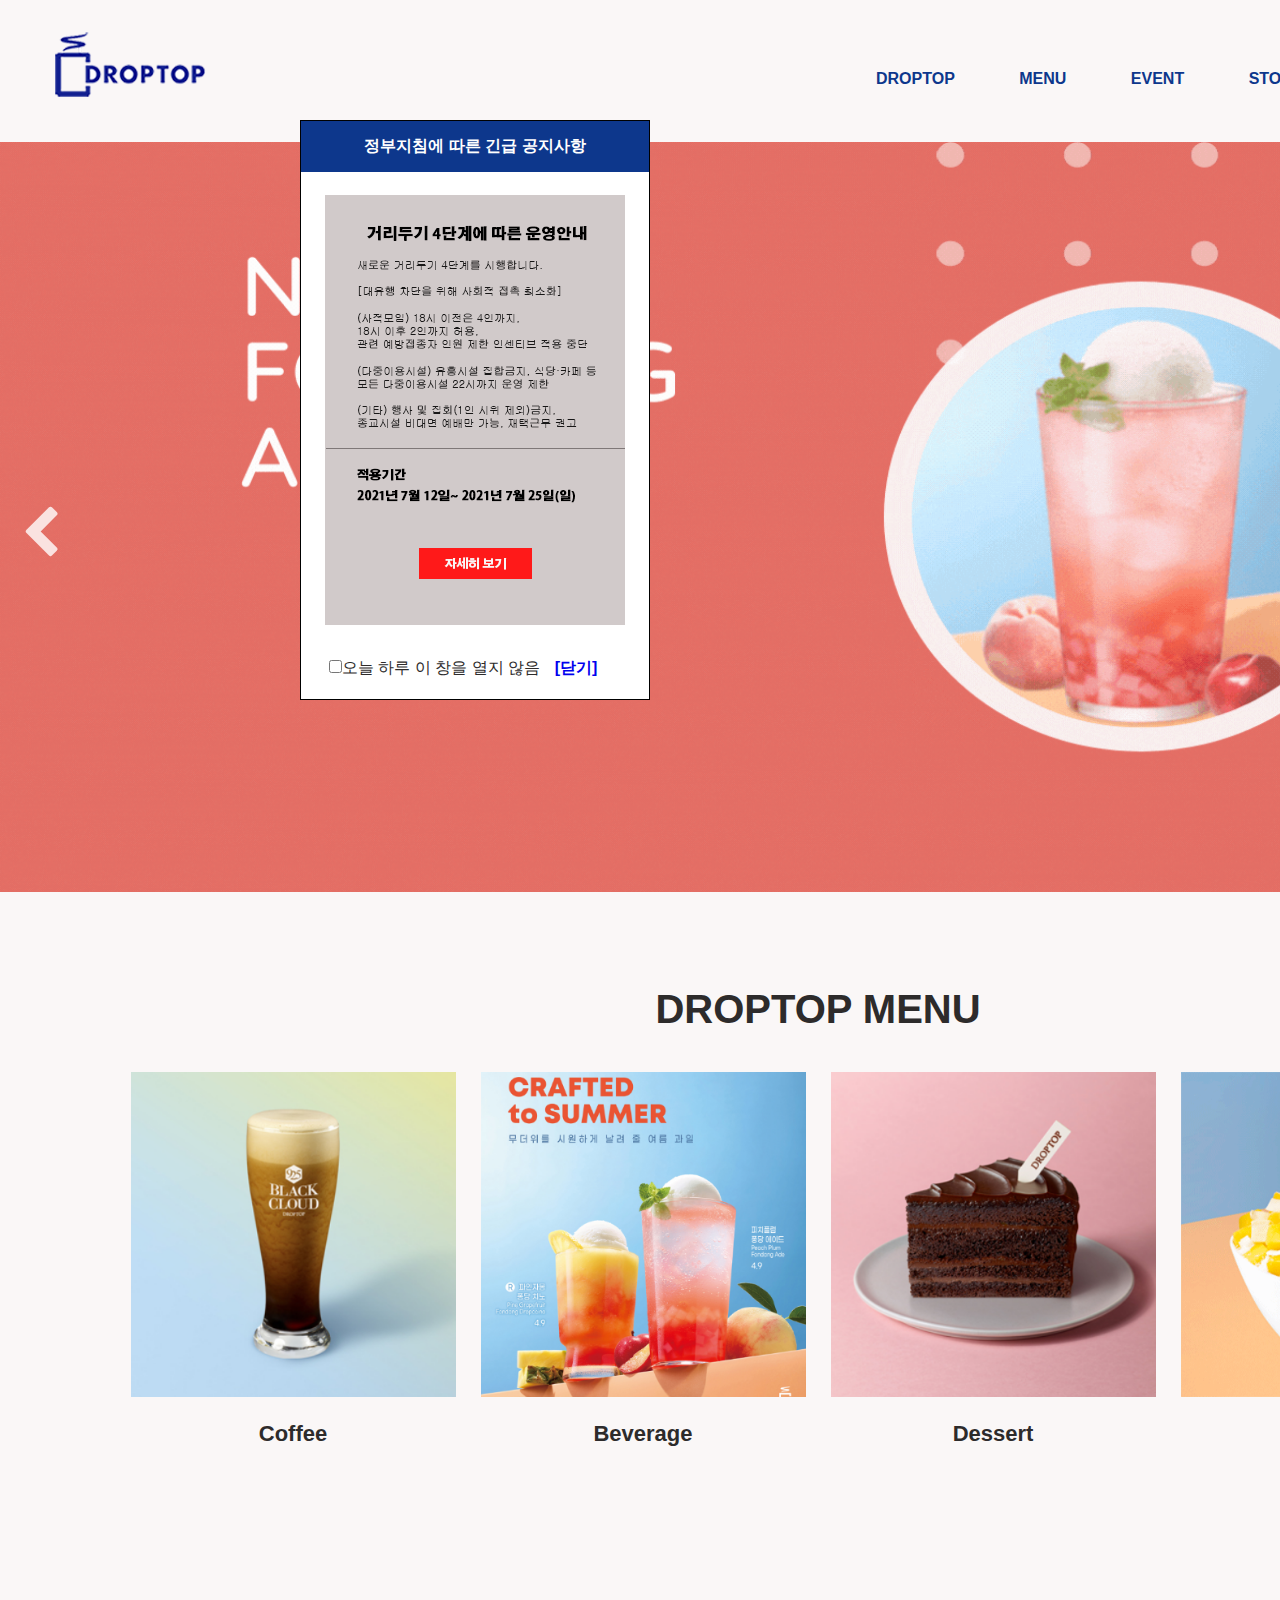
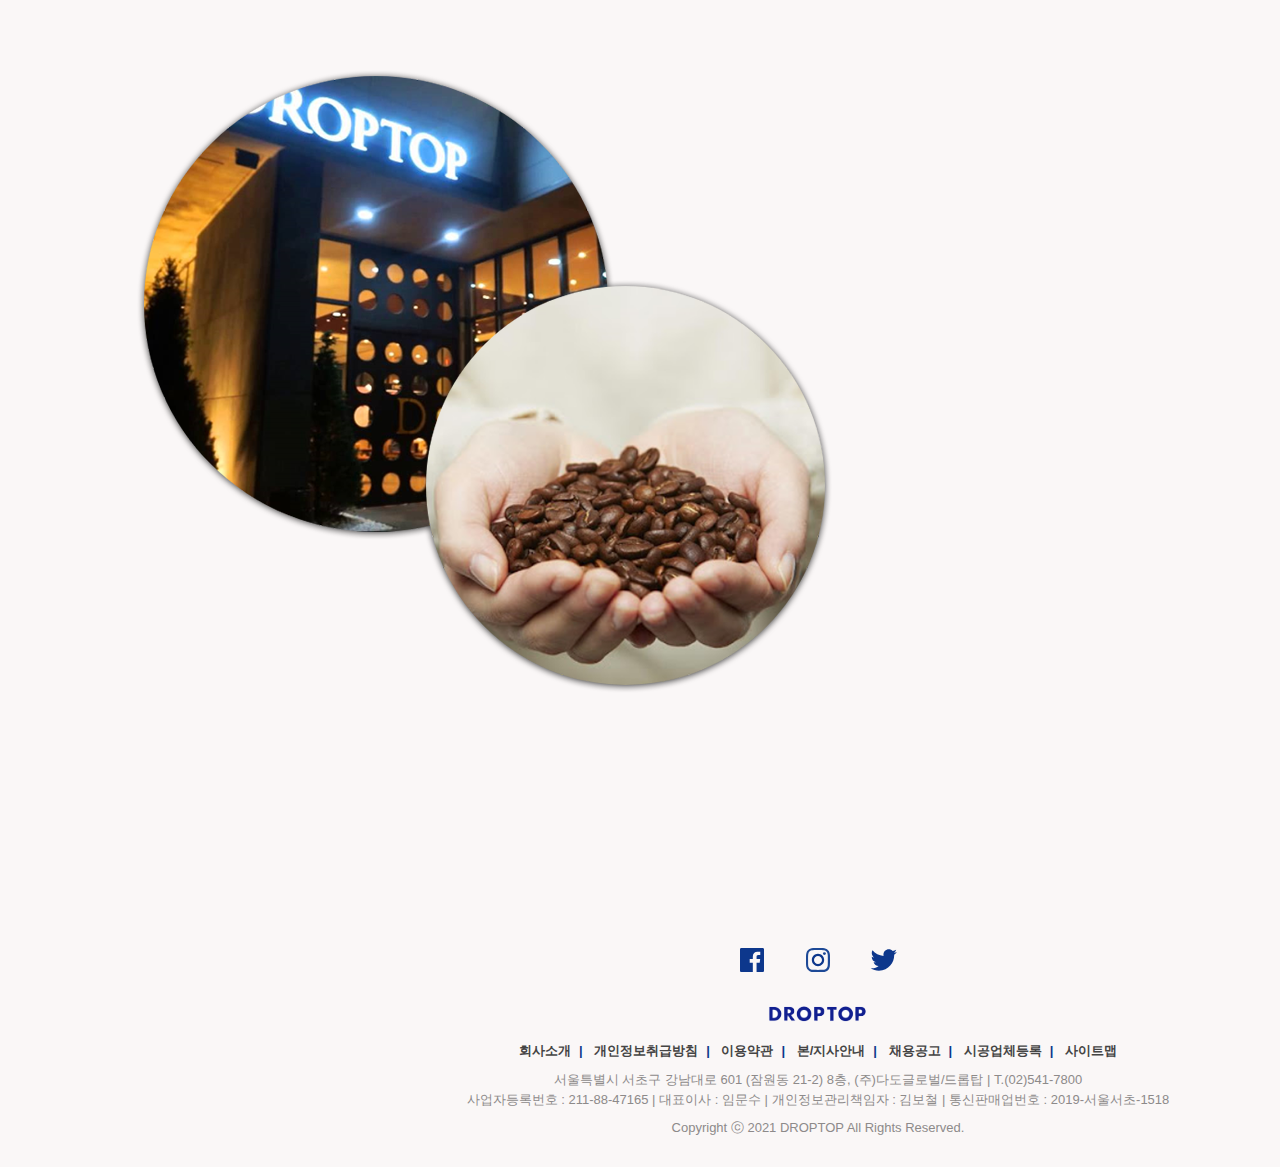
<file: index.html>
<!DOCTYPE html>
<html lang="en">
<head>
    <meta charset="UTF-8">
    <meta http-equiv="X-UA-Compatible" content="IE=edge">
    <meta name="viewport" content="width=device-width, initial-scale=1.0">
    <title>DROPTOP</title>
    <!--제이쿼리-->
    <script src="https://ajax.googleapis.com/ajax/libs/jquery/3.5.1/jquery.min.js"></script>
    <!--CSS-->
    <link rel="stylesheet" href="./style.css">
    <!--JS-->
    <script src="./main.js"></script>
    <script src="./gallery.js"></script>
    <script src="./popup.js"></script>
    <!--폰트-->
    <!--아이콘-->
    <link rel="stylesheet" href="https://stackpath.bootstrapcdn.com/font-awesome/4.7.0/css/font-awesome.min.css">
    <!--AOS CSS-->
    <link href="https://unpkg.com/aos@2.3.1/dist/aos.css" rel="stylesheet">
    <!--AOS JS-->
    <script src="https://unpkg.com/aos@2.3.1/dist/aos.js"></script>
</head>
<body>
    <form name="notice_form">
        <div id="divpop1" class="divpop">    
            <div class="title_area"> 정부지침에 따른 긴급 공지사항 <br>  </div>
              
             <div class="button_area">
                 <input type='checkbox' name='chkbox' id='todaycloseyn' value='Y'>오늘 하루 이 창을 열지 않음    
                 <a href='#' onclick="javascript:closeWin(1);"><B>[닫기]</B></a>
             </div>
        </div>
    </form>
    <header id="header">
        <div class="container">
            <h1>
                <a href="./">
                <img src="./images/main logo.png" alt="logo">
                </a>
            </h1>
            <nav class="gnb1">
                <ul>
                    <li><a href="./sub-login.html">Login</a><span class="line1">|</span></li>
                    <li><a href="./sub-login.html">Join</a><span class="line1">|</span></li>
                    <li><a href="./sub-login.html">Mypage</a></li>
                </ul>
            </nav>
            
       
            <nav class="mainGnb">
                <ul class="gnb">
                    <li><a href="./sub1-1.html">DROPTOP</a>
                    <ul class="depth2">
                        <li><a href="./sub1-1.html">DROPTOP</a></li>
                        <li><a href="./sub1-1.html">925 Blend</a></li>
                        <li><a href="./sub1-1.html">인재채용</a></li>
                       
                    </ul>
                    </li>
                    <li><a href="./sub2-1.html">MENU</a>
                        <ul class="depth2">
                            <li><a href="./sub2-1.html">신제품</a></li>
                            <li><a href="./sub2-1.html">커피</a></li>
                            <li><a href="./sub2-1.html">음료</a></li>
                            <li><a href="./sub2-1.html">푸드</a></li>
                            <li><a href="./sub2-1.html">MD상품</a></li>
                        </ul>
                    </li>
                    <li><a href="#">EVENT</a>
                        <ul class="depth2">
                            <li><a href="#">이벤트 소식</a></li>
                            <li><a href="#">당첨자 발표</a></li>
                            <li><a href="#">제휴카드</a></li>
                        </ul>
                    </li>
                    <li><a href="./sub4-1.html">STORE</a>
                        <ul class="depth2">
                            <li><a href="./sub4-1.html">본사</a></li>
                            <li><a href="./sub4-1.html">매장찾기</a></li>
                         </ul>
                    </li>
                    <li><a href="#">FRANCHISE</a>
                        <ul class="depth2">
                            <li><a href="#">창업안내</a></li>
                            <li><a href="#">창업설명회</a></li>
                            <li><a href="#">가맹상담</a></li>
                            <li><a href="#">Master Fr.App</a></li>
                         </ul>
                    </li>
                    <li><a href="#">COMMUNITY</a>
                        <ul class="depth2">
                            <li><a href="#">공지사항</a></li>
                            <li><a href="#">보도자료</a></li>
                            <li><a href="#">고객의 소리</a></li>
                            <li><a href="#">제작지원</a></li>
                        </ul>
                    </li>
                </ul>
            </nav>
        </div>
    </header>

    <section id="mainvisual">
        <div class="container">
            <div class="gallery">
                <a href="./sub2-1.html"><img src="./images/banner/mainbanner1.gif" alt=""></a>
                <a href="./sub2-1.html"><img src="./images/banner/mainbanner2.jpg" alt=""></a>
                <a href="./sub2-1.html"><img src="./images/banner/mainbanner3.gif" alt=""></a>
            </div><!--div gallery end-->
            <button class="btn btn-prev"><i class="fa fa-chevron-left" aria-hidden="true"></i></button>
            <button class="btn btn-next"><i class="fa fa-chevron-right" aria-hidden="true"></i></button>
        </div><!--div container end-->
    </section><!--section mainvisual end-->

    <section id="main" >
        <h3>DROPTOP MENU</h3>
        <div class="container">
            <div class="col">
                <a href="#">
                <img src="./images/coffe.png" alt="">
                <div class="text">
                    <h4>Coffee</h4>
                </div><!--div text end-->
                </a>
            </div><!--div col end-->
            <div class="col">
                <a href="#">
                <img src="./images/beverage.png" alt="">
                <div class="text">
                    <h4>Beverage</h4>
                </div><!--div text end-->
                </a>
            </div><!--div col end-->
            <div class="col">
                <a href="#">
                <img src="./images/dessert.png" alt="">
                <div class="text">
                    <h4>Dessert</h4>
                </div><!--div text end-->
            </a>
            </div><!--div col end-->
            <div class="col">
                <a href="#">
                <img src="./images/빙수.png" alt="">
                <div class="text">
                    <h4>IceTop</h4>
                </div><!--div text end-->
            </a>
            </div><!--div col end-->
        </div><!--div container end-->
        <div class="container2">
            <section class="circle" >
                <img src="./images/contents.png" alt="">
            </section><!--section circle end-->
            <section class="contents" data-aos="fade-left"
            data-aos-offset="300"
            data-aos-easing="ease-in-sine">
                <h2>최고의 또 다른 이름, 드롭탑</h2>
                <h3>스페셜티 커피전문점</h3>
                <p class="con">Since 2010 프랜차이즈 경험 10년 이상, <br>
                    230개점 운영 노하우! <br>
                    꾸준하게 선택받는 데는 다 이유가 있습니다
                    </p>
                <p class="con">더 스페셜한 커피, 더 맛있는 커피! <br>
                    가맹점과 고객을 최우선 가치로 삼아 <br>
                    드롭탑만의 성공 노하우를 제공합니다.</p>
                <p class="box"> <a href="#"> 가맹점 문의</a></p>
            </section>
        </div>
    </section><!--section main end-->

    <footer>
        <div class="footContainer">
            <div class="sns">
                <ul>
                    <li><a href="#"><img src="./images/bxl-facebook-square.svg" alt="facebook"></a></li>
                    <li><a href="#"><img src="./images/bxl-instagram.svg" alt="imsta"></a></li>
                    <li><a href="#"><img src="./images/bxl-twitter.svg" alt="twitter"></a></li>
                </ul>
            </div><!--div sns end-->
            <img src="./images/footer logo.png" alt="logo" class="logo">
            <ul class="footerMenu">
                <li><a href="#">회사소개</a><span class="line">|</span></li>
                <li><a href="#">개인정보취급방침</a><span class="line">|</span></li>
                <li><a href="#">이용약관</a><span class="line">|</span></li>
                <li><a href="#">본/지사안내</a><span class="line">|</span></li>
                <li><a href="#">채용공고</a><span class="line">|</span></li>
                <li><a href="#">시공업체등록</a><span class="line">|</span></li>
                <li><a href="#">사이트맵</a></li>
            </ul>

            <p class="address">서울특별시 서초구 강남대로 601 (잠원동 21-2) 8층, (주)다도글로벌/드롭탑 | T.(02)541-7800 <br>
            사업자등록번호 : 211-88-47165 | 대표이사 : 임문수 | 개인정보관리책임자 : 김보철 | 통신판매업번호 : 2019-서울서초-1518</p>
            <p class="copy">Copyright ⓒ 2021 DROPTOP All Rights Reserved.</p>
            
        </div><!--div container end-->
    </footer>
    <script>
        AOS.init();
      </script>
</body>
</html>
</file>
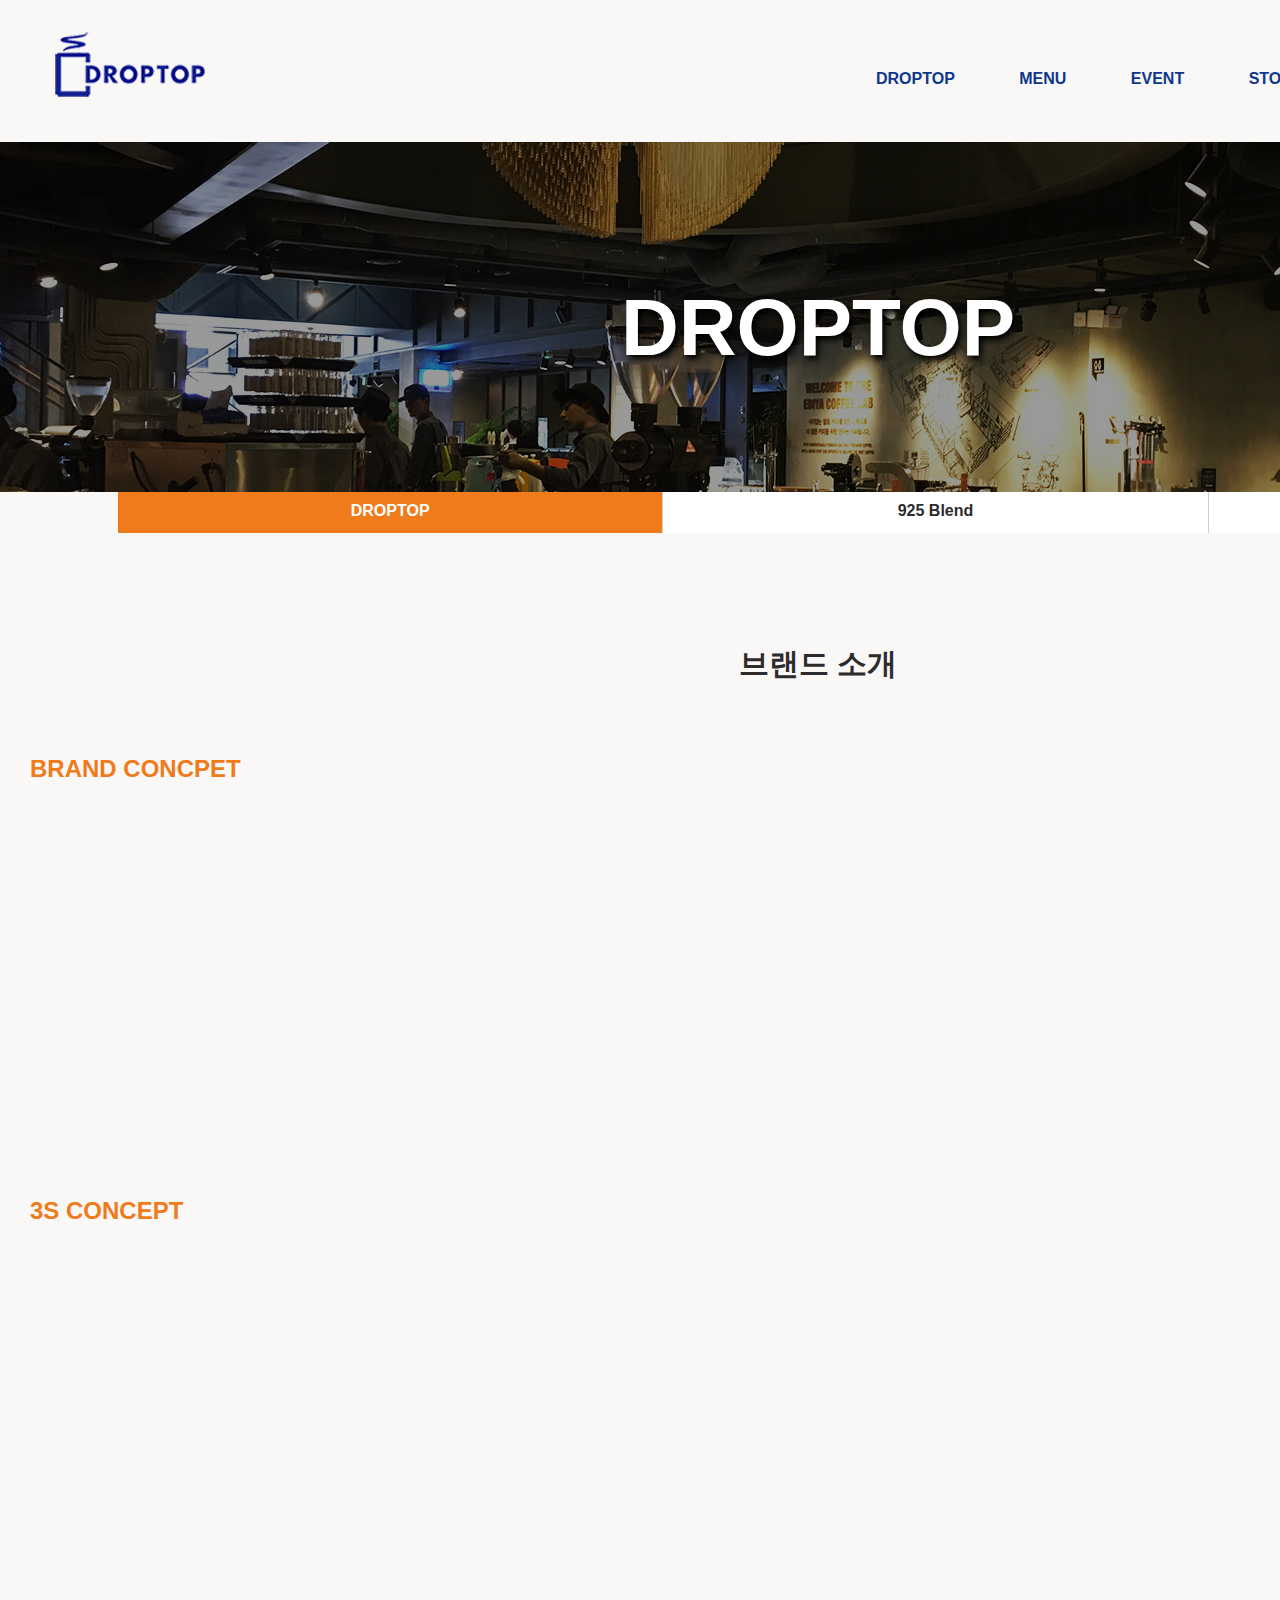
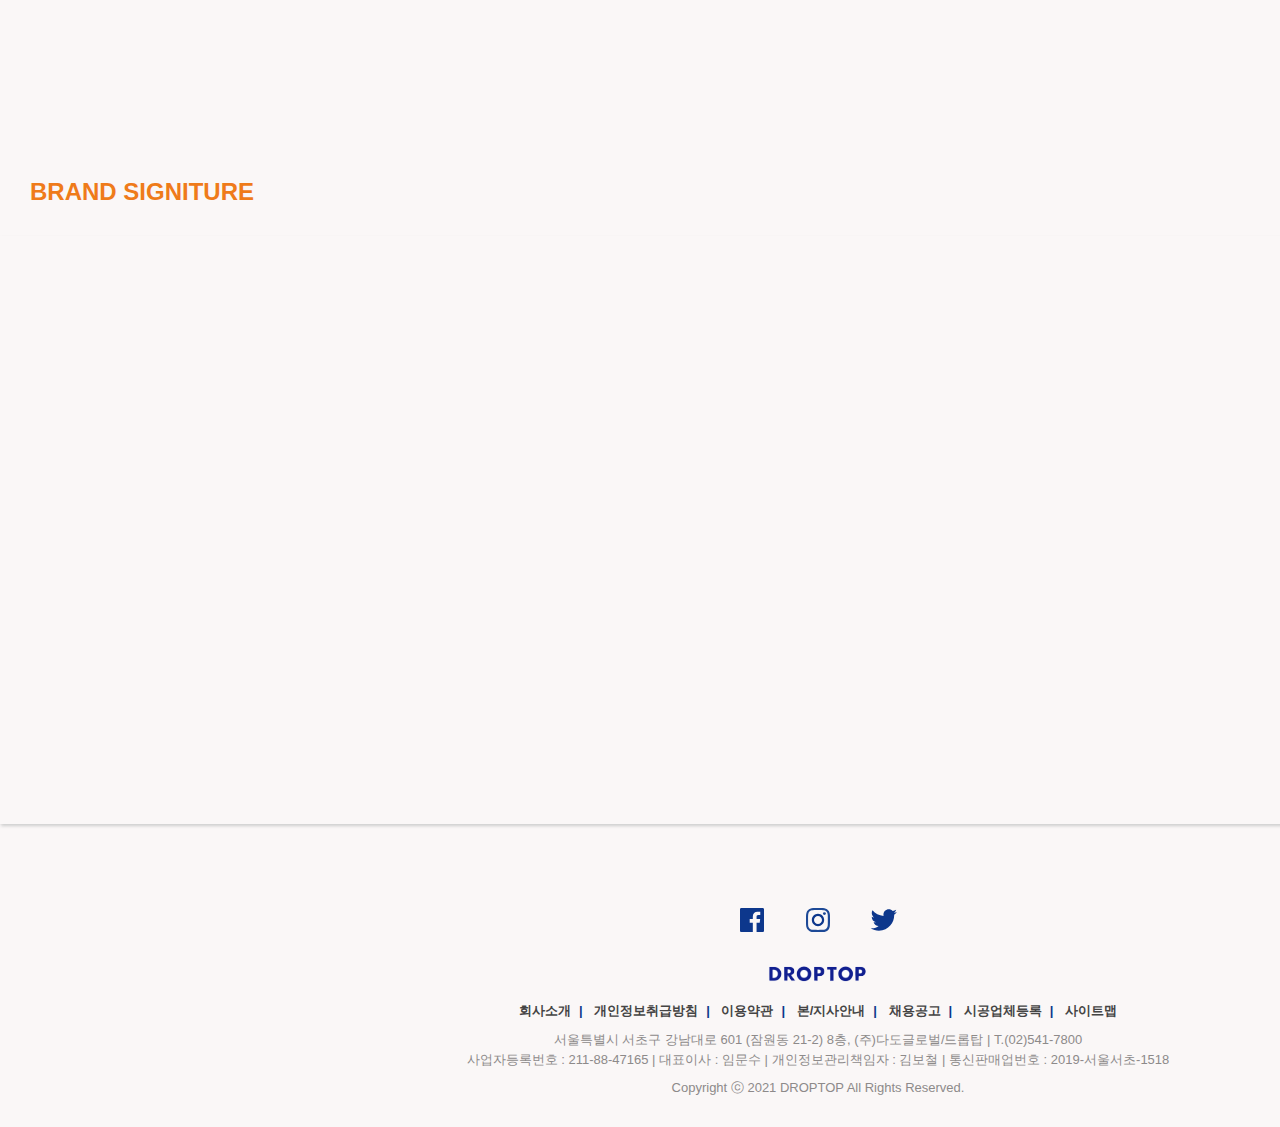
<file: sub1-1.html>
<!DOCTYPE html>
<html lang="en">
<head>
    <meta charset="UTF-8">
    <meta http-equiv="X-UA-Compatible" content="IE=edge">
    <meta name="viewport" content="width=device-width, initial-scale=1.0">
    <title>회사소개</title>
    <!--제이쿼리-->
    <script src="https://ajax.googleapis.com/ajax/libs/jquery/3.5.1/jquery.min.js"></script>
    <!--CSS-->
    <link rel="stylesheet" href="./style.css">
    <link rel="stylesheet" href="./sub.css">
    <!--JS-->
    <script src="./main.js"></script>
    <script src="./gallery.js"></script>
    <!--폰트-->
    <!--아이콘-->
    <link rel="stylesheet" href="https://stackpath.bootstrapcdn.com/font-awesome/4.7.0/css/font-awesome.min.css">
     <!--AOS CSS-->
     <link href="https://unpkg.com/aos@2.3.1/dist/aos.css" rel="stylesheet">
     <!--AOS JS-->
     <script src="https://unpkg.com/aos@2.3.1/dist/aos.js"></script>
</head>
<body id="sub1_1">
    <header>
        <div class="container">
            <nav class="gnb1">
                <ul>
                    <li><a href="#">Login</a><span class="line1">|</span></li>
                    <li><a href="#">Join</a><span class="line1">|</span></li>
                    <li><a href="#">Mypage</a></li>
                </ul>
            </nav>
            <h1>
                <a href="./index.html">
                <img src="./images/main logo.png" alt="logo">
                </a>
            </h1>
       
            <nav class="mainGnb">
                <ul class="gnb">
                    <li><a href="./sub1-1.html">DROPTOP</a>
                    <ul class="depth2">
                        <li><a href="./sub1-1.html">DROPTOP</a></li>
                        <li><a href="./sub1-1.html">925 Blend</a></li>
                        <li><a href="./sub1-1.html">인재채용</a></li>
                        
                    </ul>
                    </li>
                    <li><a href="./sub2-1.html">MENU</a>
                        <ul class="depth2">
                            <li><a href="./sub2-1.html">신제품</a></li>
                            <li><a href="./sub2-1.html">커피</a></li>
                            <li><a href="./sub2-1.html">음료</a></li>
                            <li><a href="./sub2-1.html">푸드</a></li>
                            <li><a href="./sub2-1.html">MD상품</a></li>
                        </ul>
                    </li>
                    <li><a href="#">EVENT</a>
                        <ul class="depth2">
                            <li><a href="#">이벤트 소식</a></li>
                            <li><a href="#">당첨자 발표</a></li>
                            <li><a href="#">제휴카드</a></li>
                        </ul>
                    </li>
                    <li><a href="./sub4-1.html">STORE</a>
                        <ul class="depth2">
                            <li><a href="./sub4-1.html">본사</a></li>
                            <li><a href="./sub4-1.html">매장찾기</a></li>
                         </ul>
                    </li>
                    <li><a href="#">FRANCHISE</a>
                        <ul class="depth2">
                            <li><a href="#">창업안내</a></li>
                            <li><a href="#">창업설명회</a></li>
                            <li><a href="#">가맹상담</a></li>
                            <li><a href="#">Master Fr.App</a></li>
                         </ul>
                    </li>
                    <li><a href="#">COMMUNITY</a>
                        <ul class="depth2">
                            <li><a href="#">공지사항</a></li>
                            <li><a href="#">보도자료</a></li>
                            <li><a href="#">고객의 소리</a></li>
                            <li><a href="#">제작지원</a></li>
                        </ul>
                    </li>
                </ul>
            </nav>
        </div>
    </header>

    <section id="main">  
        <div class="lnb">
            <div class="image">
            <h1>DROPTOP</h1>
            </div>
        <div class="container">
           
            <div class="aside">
                <ul class="subMenu">
                    <li class="active"><a href="#" class="active">DROPTOP</a></li>
                    <li><a href="#">925 Blend</a></li>
                    <li><a href="#">인재채용</a></li>
                    
                </div>
            </aside>
        </div><!--container-->
        <div class="article">
            <nav class="breadCrumb">
                <span >HOME</span> / 
                <span>DROPTOP</span> /
                <strong>회사소개</strong>
            </nav><!--breadcrumb -->
            
        </div>
        
        </div><!--lnb-->
        
        <div class="intro">
            <h1 class="notice">브랜드 소개</h1>
           
            <h2>BRAND CONCPET</h2>
           <img src="./images/BRAND-CONCEPT-IMG2.png
                " alt="" data-aos="fade-right"
                data-aos-offset="300"
                data-aos-easing="ease-in-sine" > 
           
        </div><!--intro-->
        <h2 class="sconcept">3S CONCEPT</h2>
        
        <div class="container3" data-aos="fade-left"
        data-aos-offset="300"
        data-aos-easing="ease-in-sine" >
           
            <div class="menu menu1">
                <img src="./images/sub1-1_.png" alt="">
                <h3> <span class="strong"> S</span>pecial</h3>
                <h4>더 스폐셜하게</h4>
                <p>큐그레이더가 엄선한 차별화 된 원두 <br>
                    자체 로스팅 기법을 담은 특별한 프로듀싱 <br>
                    원두 각각, 사후 블렌딩으로 개성의 최대화 <br>
                    처음부터 끝까지 소비자를 생각 한 공정 </p>
            </div><!--menu1-->
            <div class="menu menu2">
                <img src="./images/sub1-2_.png" alt="">
                <h3><span class="strong">S</span>mart</h3>
                <h4>더 스마트하게</h4>
                <p>지금 바로 비대면으로 빠르게 <br>
                    국내 최초, 새지않는 딜리버리 리유저블 컵 <br>
                    카페를 그대로, 집에서도 쉽게 즐기는 스마트 홈카페 <br>
                    다양한 제휴할인과, APP할인으로 스마트한 가격 </p>
            </div>
            <div class="menu menu3">
                <img src="./images/sub1-3_.png" alt="">
                <h3><span class="strong">S</span>ocial</h3>
                <h4>더 친근하게</h4>
                <p>심플한 공간으로의 초대 <br>
                    언제, 어디서든 간편하게 즐기는 APP 서비스 <br>
                    누구와 함께해도 더 즐거운 쾌적한 공간<br>
                    또 보고싶은 다정하고 친절한 매장!</p>
            </div>
        </div><!--container3-->
        <h2 class="sconcept">BRAND SIGNITURE</h2>
        <div class="logocontent">
        
            <img src="./images/sub1-content3.png" alt="" data-aos="fade-right"
            data-aos-offset="300"
            data-aos-easing="ease-in-sine">
        </div>
    
    <footer>
        <div class="footContainer">
            <div class="sns">
                <ul>
                    <li><a href="#"><img src="./images/bxl-facebook-square.svg" alt="facebook"></a></li>
                    <li><a href="#"><img src="./images/bxl-instagram.svg" alt="imsta"></a></li>
                    <li><a href="#"><img src="./images/bxl-twitter.svg" alt="twitter"></a></li>
                </ul>
            </div><!--div sns end-->
            <img src="./images/footer logo.png" alt="logo" class="logo">
            <ul class="footerMenu">
                <li><a href="#">회사소개</a><span class="line">|</span></li>
                <li><a href="#">개인정보취급방침</a><span class="line">|</span></li>
                <li><a href="#">이용약관</a><span class="line">|</span></li>
                <li><a href="#">본/지사안내</a><span class="line">|</span></li>
                <li><a href="#">채용공고</a><span class="line">|</span></li>
                <li><a href="#">시공업체등록</a><span class="line">|</span></li>
                <li><a href="#">사이트맵</a></li>
            </ul>

            <p class="address">서울특별시 서초구 강남대로 601 (잠원동 21-2) 8층, (주)다도글로벌/드롭탑 | T.(02)541-7800 <br>
            사업자등록번호 : 211-88-47165 | 대표이사 : 임문수 | 개인정보관리책임자 : 김보철 | 통신판매업번호 : 2019-서울서초-1518</p>
            <p class="copy">Copyright ⓒ 2021 DROPTOP All Rights Reserved.</p>
           
        </div><!--div container end-->
    </footer>

    <script>
        AOS.init();
      </script>
</body>
</html>
</file>
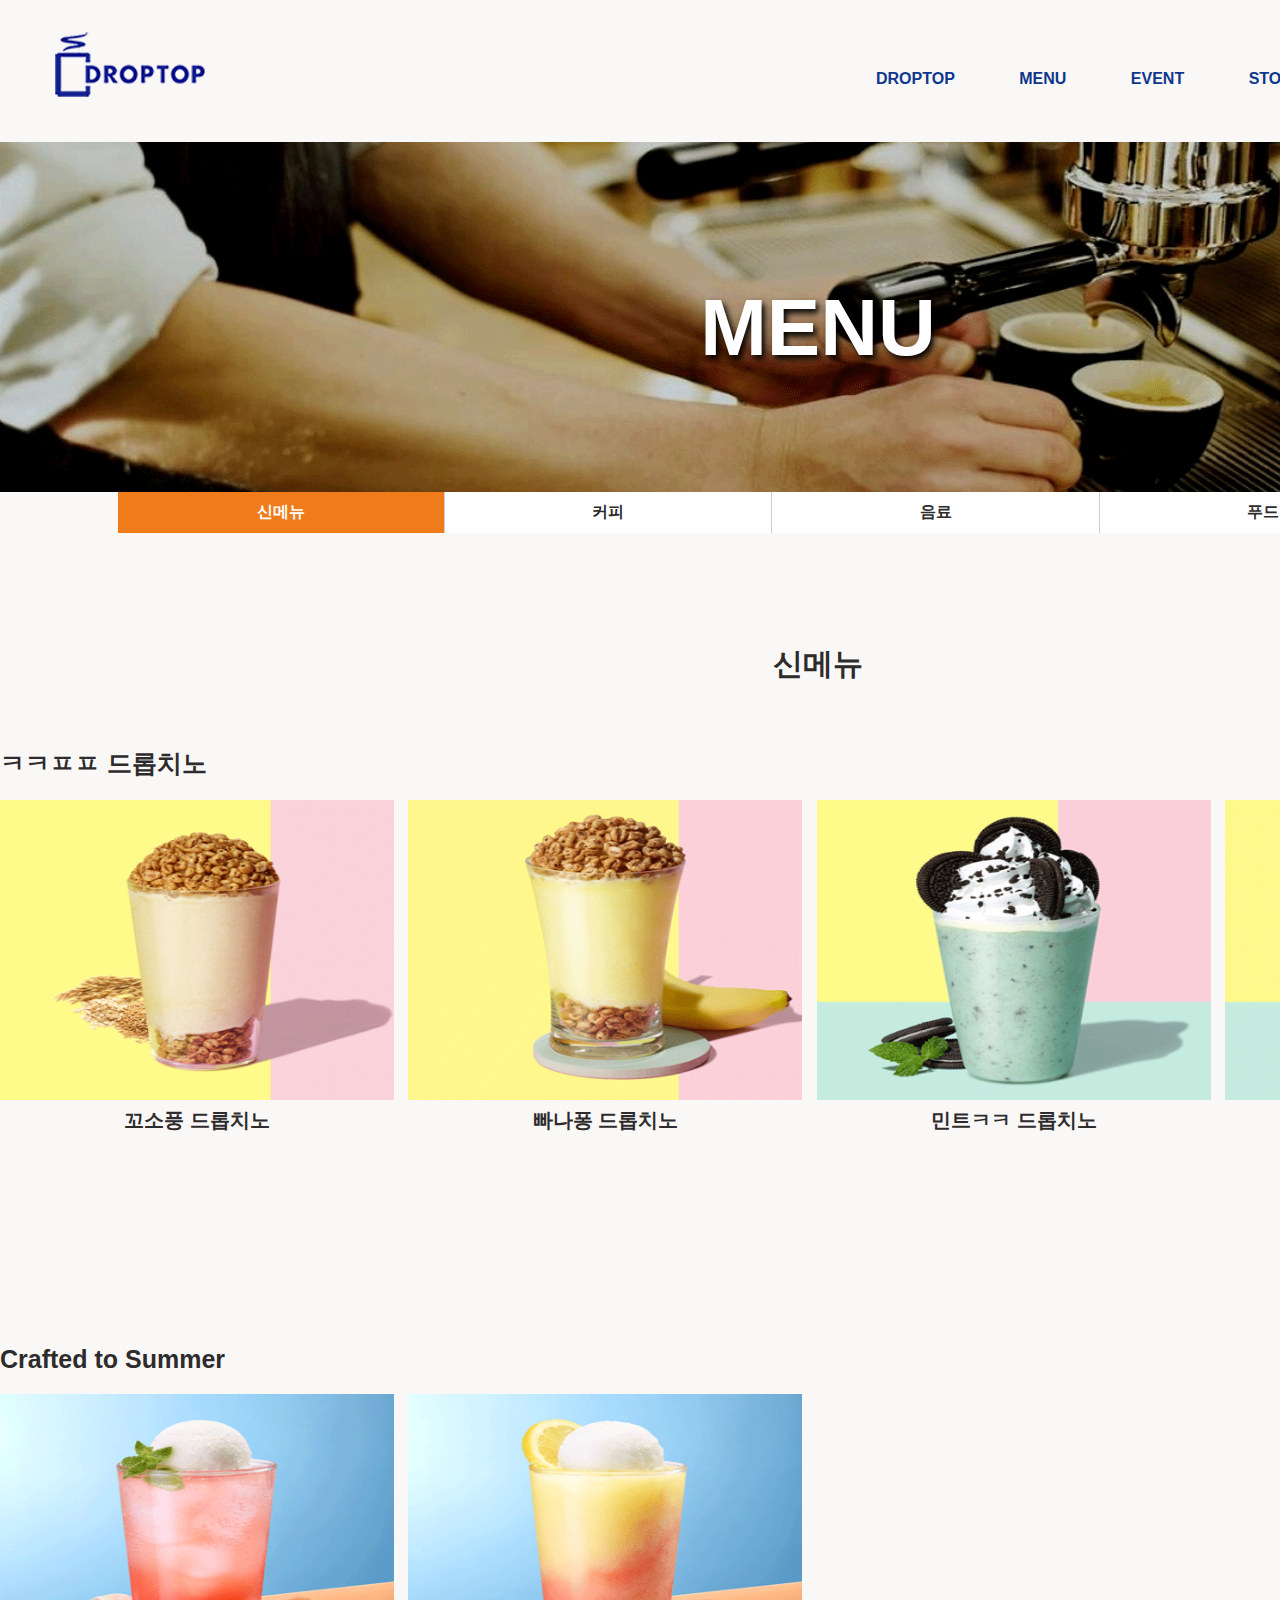
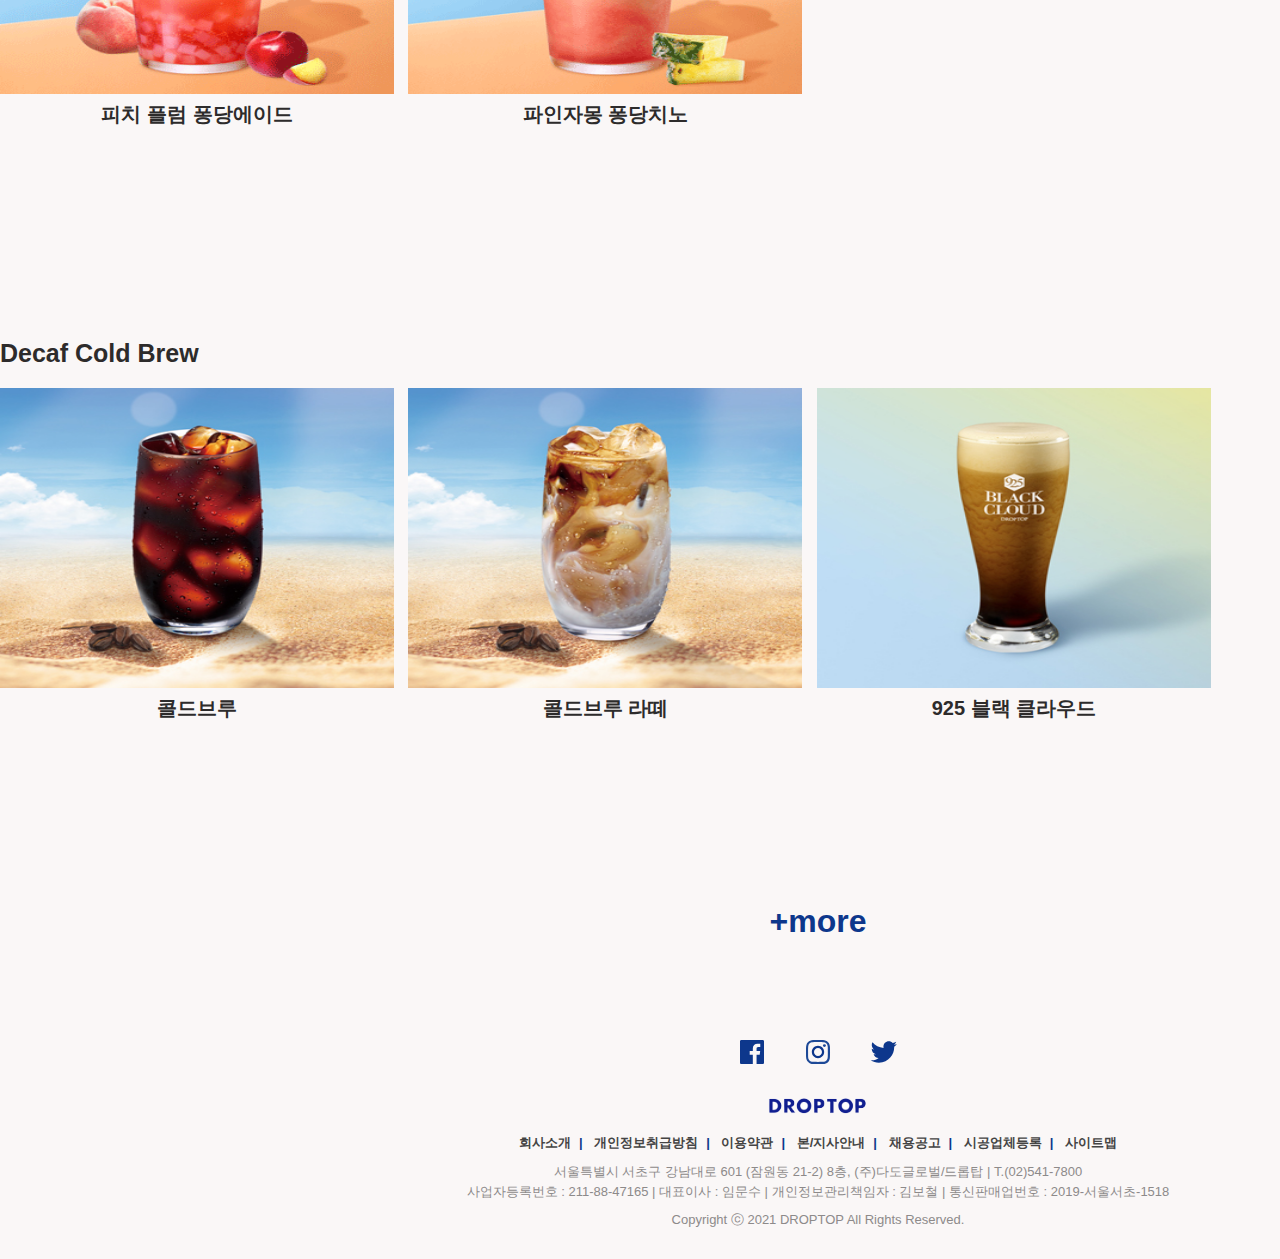
<file: sub2-1.html>
<!DOCTYPE html>
<html lang="en">
<head>
    <meta charset="UTF-8">
    <meta http-equiv="X-UA-Compatible" content="IE=edge">
    <meta name="viewport" content="width=device-width, initial-scale=1.0">
    <title>STORE(지점찾기) - DROPTOP</title>
    <!--제이쿼리-->
    <script src="https://ajax.googleapis.com/ajax/libs/jquery/3.5.1/jquery.min.js"></script>
    <!--CSS-->
    <link rel="stylesheet" href="./style.css">
    <link rel="stylesheet" href="./sub.css">
    <!--JS-->
    <script src="./main.js"></script>
    <script src="./gallery.js"></script>
    <!--폰트-->
    <!--아이콘-->
    <link rel="stylesheet" href="https://stackpath.bootstrapcdn.com/font-awesome/4.7.0/css/font-awesome.min.css">
</head>
<body id="sub2_1">
    <header>
        <div class="container">
            <nav class="gnb1">
                <ul>
                    <li><a href="#">Login</a><span class="line1">|</span></li>
                    <li><a href="#">Join</a><span class="line1">|</span></li>
                    <li><a href="#">Mypage</a></li>
                </ul>
            </nav>
            <h1>
                <a href="./index.html">
                <img src="./images/main logo.png" alt="logo">
                </a>
            </h1>
       
            <nav class="mainGnb">
                <ul class="gnb">
                    <li><a href="./sub1-1.html">DROPTOP</a>
                    <ul class="depth2">
                        <li><a href="./sub1-1.html">DROPTOP</a></li>
                        <li><a href="./sub1-1.html">925 Blend</a></li>
                        <li><a href="./sub1-1.html">인재채용</a></li>
                        
                    </ul>
                    </li>
                    <li><a href="./sub2-1.html">MENU</a>
                        <ul class="depth2">
                            <li><a href="./sub2-1.html">신제품</a></li>
                            <li><a href="./sub2-1.html">커피</a></li>
                            <li><a href="./sub2-1.html">음료</a></li>
                            <li><a href="./sub2-1.html">푸드</a></li>
                            <li><a href="./sub2-1.html">MD상품</a></li>
                        </ul>
                    </li>
                    <li><a href="#">EVENT</a>
                        <ul class="depth2">
                            <li><a href="#">이벤트 소식</a></li>
                            <li><a href="#">당첨자 발표</a></li>
                            <li><a href="#">제휴카드</a></li>
                        </ul>
                    </li>
                    <li><a href="./sub4-1.html">STORE</a>
                        <ul class="depth2">
                            <li><a href="./sub4-1.html">본사</a></li>
                            <li><a href="./sub4-1.html">매장찾기</a></li>
                         </ul>
                    </li>
                    <li><a href="#">FRANCHISE</a>
                        <ul class="depth2">
                            <li><a href="#">창업안내</a></li>
                            <li><a href="#">창업설명회</a></li>
                            <li><a href="#">가맹상담</a></li>
                            <li><a href="#">Master Fr.App</a></li>
                         </ul>
                    </li>
                    <li><a href="#">COMMUNITY</a>
                        <ul class="depth2">
                            <li><a href="#">공지사항</a></li>
                            <li><a href="#">보도자료</a></li>
                            <li><a href="#">고객의 소리</a></li>
                            <li><a href="#">제작지원</a></li>
                        </ul>
                    </li>
                </ul>
            </nav>
        </div>
    </header>

    <section id="main">  
        <div class="lnb">
            <div class="image">
            <h1>MENU</h1>
            </div>
        <div class="container">
           
            <div class="aside">
                <ul class="subMenu">
                    <li class="active"><a href="#" class="active">신메뉴</a></li>
                    <li><a href="#">커피</a></li>
                    <li><a href="#">음료</a></li>
                    <li><a href="#">푸드</a></li>
                    <li><a href="#">MD</a></li>
                    
                </div>
            </aside>
        </div><!--container-->
        <div class="article">
            <nav class="breadCrumb">
                <span >HOME</span> / 
                <span>MENU</span> /
                <strong>신메뉴</strong>
            </nav><!--breadcrumb -->
            
        </div>
        
        </div><!--lnb-->
        
        <div class="menu">
            <h1 class="notice">신메뉴</h1>
           
            <div class="drop">
                <h5>ㅋㅋㅍㅍ 드롭치노</h5>
                <div class="col">
                    <div class="caption">
                        <h4>꼬소퐁 드롭치노<br>
                        <small> Oats Jollypong Dropccino</small> <br>
                            -
                    </h4>
                        <p>고소한 귀리와 퐁퐁 죠리퐁의 <br>
                        재미까지 더해진 음료</p>
                        <p class="box">
                            영양정보(1회 제공기준) <br>
                            열량(kcal): - 단백질(g): - 지방(g):- <br>
                            당류(g): -    나트륨(mg): - 
                        </p>
                    </div><!--caption-->
                    <img src="./images/menu/이미지 11.png" alt="">
                    꼬소풍 드롭치노
                 
                </div>
                <div class="col">
                    <div class="caption">
                        <h4>빠나퐁 드롭치노<br>
                        <small> Oats Jollypong Dropccino</small><br>
                        -
                            
                    </h4>
                        <p>고소한 귀리와 퐁퐁 죠리퐁의 <br>
                        재미까지 더해진 음료</p>
                        <p class="box">
                            영양정보(1회 제공기준) <br>
                            열량(kcal): - 단백질(g): - 지방(g):- <br>
                            당류(g): -    나트륨(mg): - 
                        </p>
                    </div><!--caption-->
                    <img src="./images/menu/이미지 12.png" alt="">
                    빠나퐁 드롭치노
                   
                </div>
                <div class="col">
                    <div class="caption">
                        <h4>민트ㅋㅋ 드롭치노<br>
                        <small> Oats Jollypong Dropccino</small><br>
                        -</h4>
                        <p>고소한 귀리와 퐁퐁 죠리퐁의 <br>
                        재미까지 더해진 음료</p>
                        <p class="box">
                            영양정보(1회 제공기준) <br>
                            열량(kcal): - 단백질(g): - 지방(g):- <br>
                            당류(g): -    나트륨(mg): - 
                        </p>
                    </div><!--caption-->
                    <img src="./images/menu/이미지 13.png" alt="">
                    민트ㅋㅋ 드롭치노
                   
                </div>
                <div class="col">
                    <div class="caption">
                        <h4>딸기 드롭치노<br>
                        <small> Oats Jollypong Dropccino</small><br>
                        -</h4>
                        <p>고소한 귀리와 퐁퐁 죠리퐁의 <br>
                        재미까지 더해진 음료</p>
                        <p class="box">
                            영양정보(1회 제공기준) <br>
                            열량(kcal): - 단백질(g): - 지방(g):- <br>
                            당류(g): -    나트륨(mg): - 
                        </p>
                    </div><!--caption-->
                    <img src="./images/menu/이미지 14.png" alt="">
                    딸기 드롭치노
                
                </div>

            </div><!--drop-->
            <div class="drop">
                <h5>Crafted to Summer</h5>
                <div class="col">
                    <div class="caption">
                        <h4>피치 플럼 퐁당에이드<br>
                        <small> Oats Jollypong Dropccino</small><br>
                        -</h4>
                        <p>고소한 귀리와 퐁퐁 죠리퐁의 <br>
                        재미까지 더해진 음료</p>
                        <p class="box">
                            영양정보(1회 제공기준) <br>
                            열량(kcal): - 단백질(g): - 지방(g):- <br>
                            당류(g): -    나트륨(mg): - 
                        </p>
                    </div><!--caption-->
                    <img src="./images/menu/이미지 16.png" alt="">
                    피치 플럼 퐁당에이드
                    
                </div>
                <div class="col">
                    <div class="caption">
                        <h4>파인자몽 퐁당치노<br>
                        <small> Oats Jollypong Dropccino</small><br>
                        -</h4>
                        <p>고소한 귀리와 퐁퐁 죠리퐁의 <br>
                        재미까지 더해진 음료</p>
                        <p class="box">
                            영양정보(1회 제공기준) <br>
                            열량(kcal): - 단백질(g): - 지방(g):- <br>
                            당류(g): -    나트륨(mg): - 
                        </p>
                    </div><!--caption-->
                    <img src="./images/menu/이미지 17.png" alt="">
                    파인자몽 퐁당치노
                </div>
                </div><!--drop-->
                <div class="drop">
                    <h5>Decaf Cold Brew</h5>
                    <div class="col">
                        <div class="caption">
                            <h4>콜드브루<br>
                            <small> Oats Jollypong Dropccino</small><br>
                            -</h4>
                            <p>고소한 귀리와 퐁퐁 죠리퐁의 <br>
                            재미까지 더해진 음료</p>
                            <p class="box">
                                영양정보(1회 제공기준) <br>
                                열량(kcal): - 단백질(g): - 지방(g):- <br>
                                당류(g): -    나트륨(mg): - 
                            </p>
                        </div><!--caption-->
                        <img src="./images/menu/이미지 18.png" alt="">
                        콜드브루
                    </div>
                    <div class="col">
                        <div class="caption">
                            <h4>콜드브루 라떼<br>
                            <small> Oats Jollypong Dropccino</small><br>
                            -</h4>
                            <p>고소한 귀리와 퐁퐁 죠리퐁의 <br>
                            재미까지 더해진 음료</p>
                            <p class="box">
                                영양정보(1회 제공기준) <br>
                                열량(kcal): - 단백질(g): - 지방(g):- <br>
                                당류(g): -    나트륨(mg): - 
                            </p>
                        </div><!--caption-->
                        <img src="./images/menu/이미지 19.png" alt="">
                        콜드브루 라떼
                    </div>
                    <div class="col">
                        <div class="caption">
                            <h4>925 블랙 클라우드<br>
                            <small> Oats Jollypong Dropccino</small><br>
                            -</h4>
                            <p>고소한 귀리와 퐁퐁 죠리퐁의 <br>
                            재미까지 더해진 음료</p>
                            <p class="box">
                                영양정보(1회 제공기준) <br>
                                열량(kcal): - 단백질(g): - 지방(g):- <br>
                                당류(g): -    나트륨(mg): - 
                            </p>
                        </div><!--caption-->
                        <img src="./images/menu/이미지 20.png" alt="">
                        925 블랙 클라우드
                    </div>
                    </div><!--drop-->
                    <h1><a href="./sub2-1.html">+more</a></h1>
        </div><!--menu-->
       
        </section>
    
    <footer>
        <div class="footContainer">
            <div class="sns">
                <ul>
                    <li><a href="#"><img src="./images/bxl-facebook-square.svg" alt="facebook"></a></li>
                    <li><a href="#"><img src="./images/bxl-instagram.svg" alt="imsta"></a></li>
                    <li><a href="#"><img src="./images/bxl-twitter.svg" alt="twitter"></a></li>
                </ul>
            </div><!--div sns end-->
            <img src="./images/footer logo.png" alt="logo" class="logo">
            <ul class="footerMenu">
                <li><a href="#">회사소개</a><span class="line">|</span></li>
                <li><a href="#">개인정보취급방침</a><span class="line">|</span></li>
                <li><a href="#">이용약관</a><span class="line">|</span></li>
                <li><a href="#">본/지사안내</a><span class="line">|</span></li>
                <li><a href="#">채용공고</a><span class="line">|</span></li>
                <li><a href="#">시공업체등록</a><span class="line">|</span></li>
                <li><a href="#">사이트맵</a></li>
            </ul>

            <p class="address">서울특별시 서초구 강남대로 601 (잠원동 21-2) 8층, (주)다도글로벌/드롭탑 | T.(02)541-7800 <br>
            사업자등록번호 : 211-88-47165 | 대표이사 : 임문수 | 개인정보관리책임자 : 김보철 | 통신판매업번호 : 2019-서울서초-1518</p>
            <p class="copy">Copyright ⓒ 2021 DROPTOP All Rights Reserved.</p>
            
        </div><!--div container end-->
    </footer>
</body>
</html>
</file>
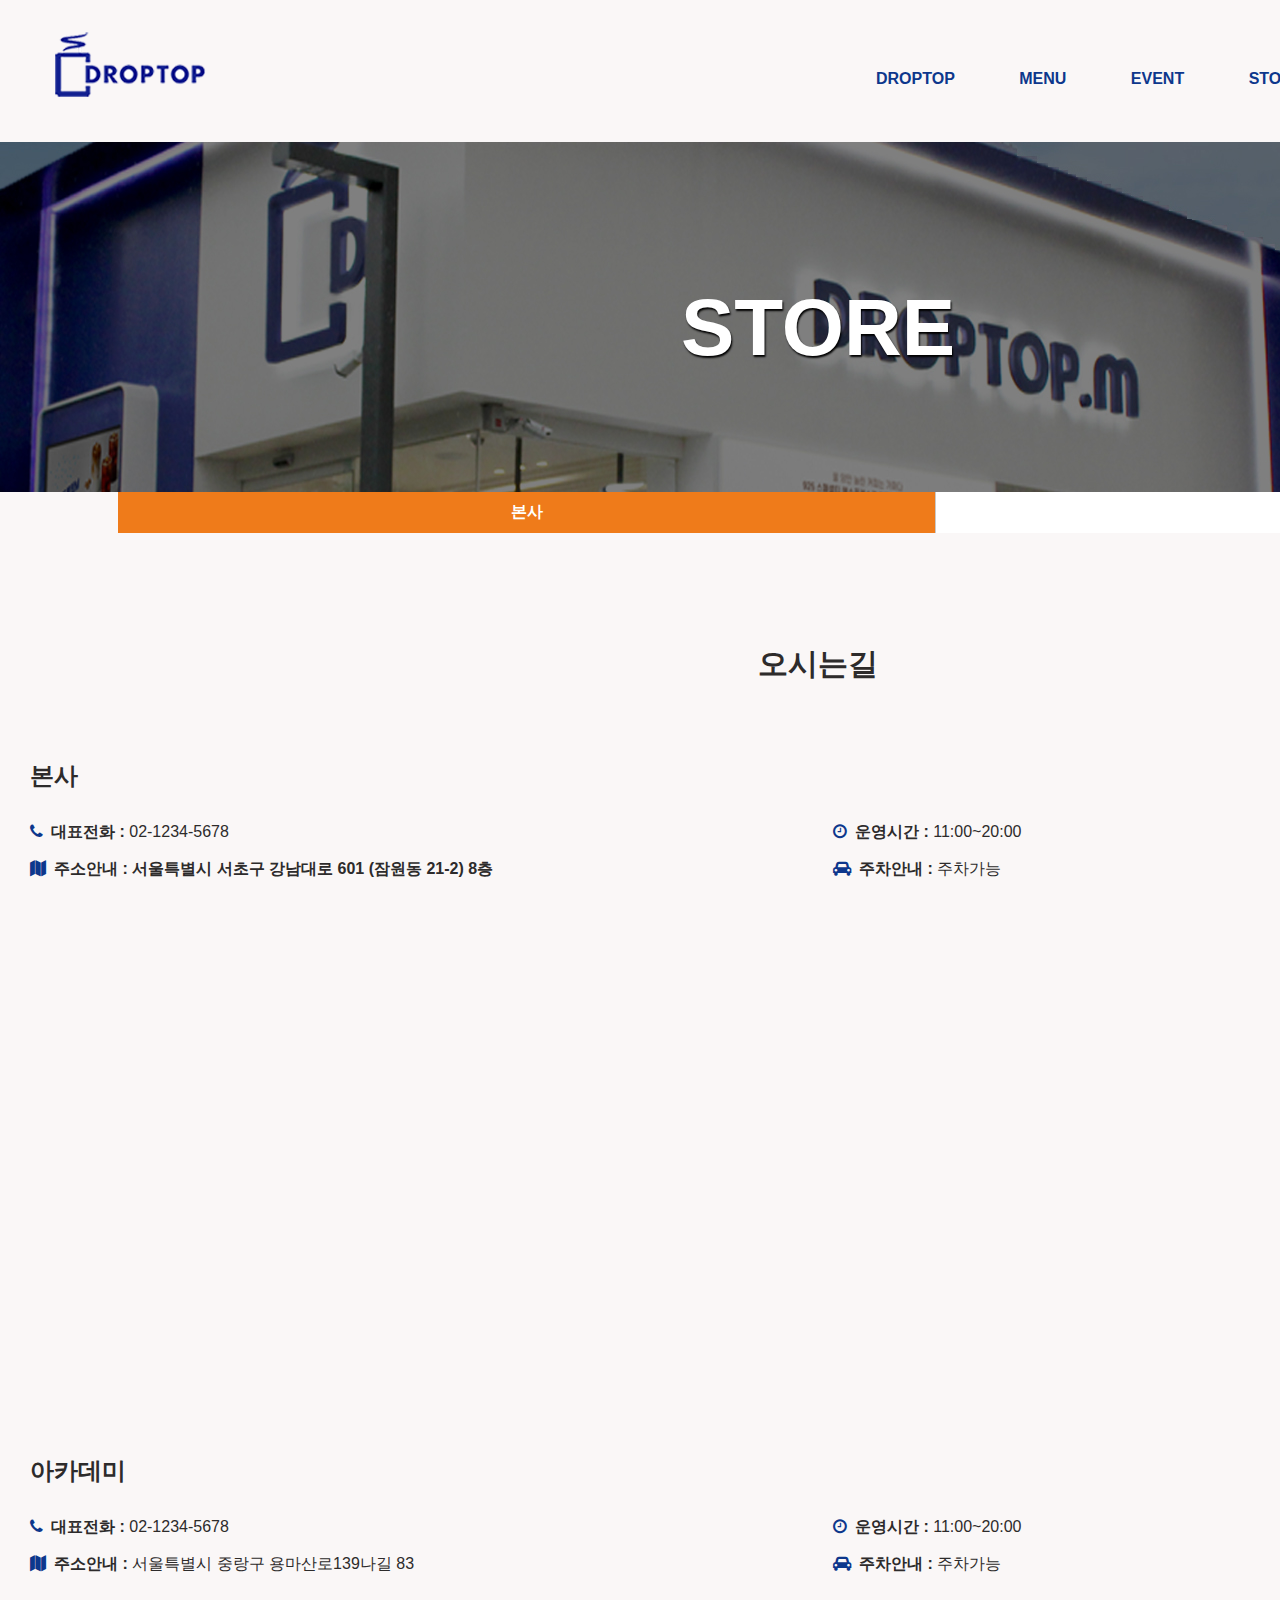
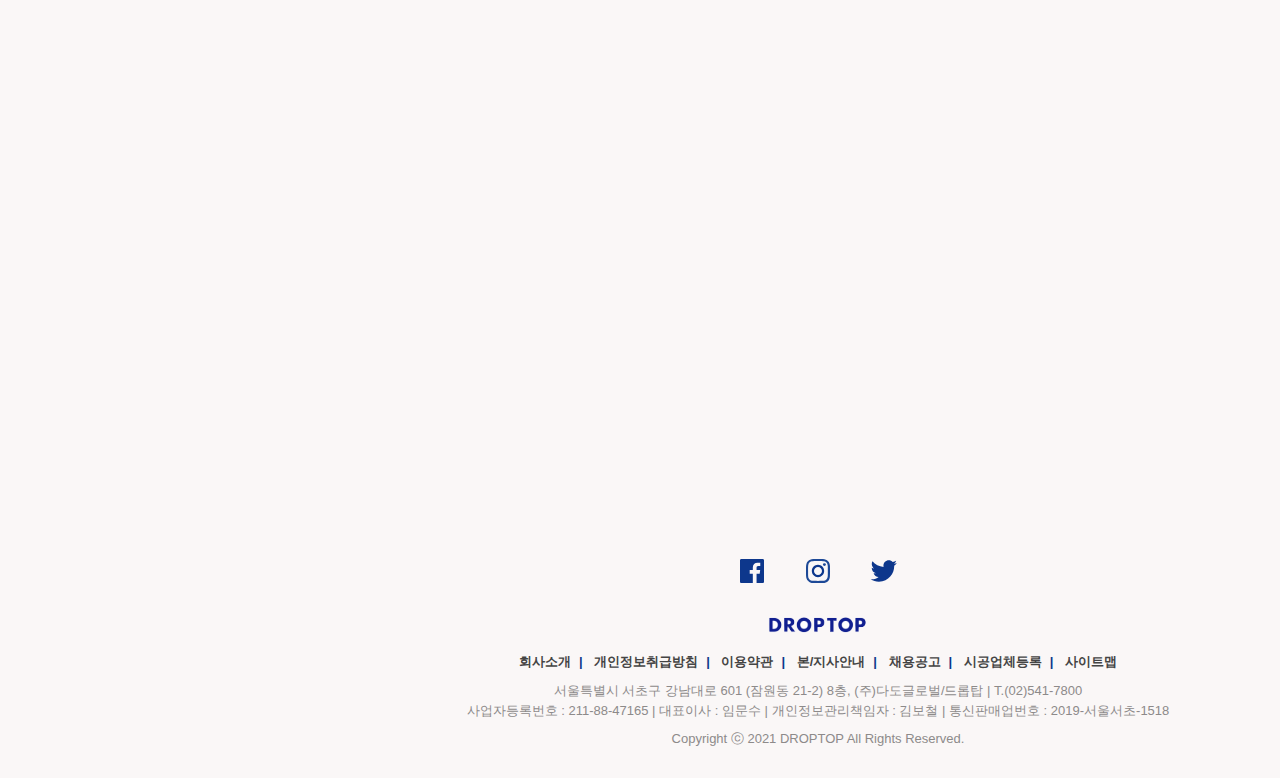
<file: sub4-1.html>
<!DOCTYPE html>
<html lang="en">
<head>
    <meta charset="UTF-8">
    <meta http-equiv="X-UA-Compatible" content="IE=edge">
    <meta name="viewport" content="width=device-width, initial-scale=1.0">
    <title>STORE(지점찾기) - DROPTOP</title>
    <!--제이쿼리-->
    <script src="https://ajax.googleapis.com/ajax/libs/jquery/3.5.1/jquery.min.js"></script>
    <!--CSS-->
    <link rel="stylesheet" href="./style.css">
    <link rel="stylesheet" href="./sub.css">
    <!--JS-->
    <script src="./main.js"></script>
    <script src="./gallery.js"></script>
    <!--폰트-->
    <!--아이콘-->
    <link rel="stylesheet" href="https://stackpath.bootstrapcdn.com/font-awesome/4.7.0/css/font-awesome.min.css">
</head>
<body id="sub4_1">
    <header>
        <div class="container">
            <nav class="gnb1">
                <ul>
                    <li><a href="#">Login</a><span class="line1">|</span></li>
                    <li><a href="#">Join</a><span class="line1">|</span></li>
                    <li><a href="#">Mypage</a></li>
                </ul>
            </nav>
            <h1>
                <a href="./index.html">
                <img src="./images/main logo.png" alt="logo">
                </a>
            </h1>
       
            <nav class="mainGnb">
                <ul class="gnb">
                    <li><a href="./sub1-1.html">DROPTOP</a>
                    <ul class="depth2">
                        <li><a href="./sub1-1.html">DROPTOP</a></li>
                        <li><a href="./sub1-1.html">925 Blend</a></li>
                        <li><a href="./sub1-1.html">인재채용</a></li>
                        
                    </ul>
                    </li>
                    <li><a href="./sub2-1.html">MENU</a>
                        <ul class="depth2">
                            <li><a href="./sub2-1.html">신제품</a></li>
                            <li><a href="./sub2-1.html">커피</a></li>
                            <li><a href="./sub2-1.html">음료</a></li>
                            <li><a href="./sub2-1.html">푸드</a></li>
                            <li><a href="./sub2-1.html">MD상품</a></li>
                        </ul>
                    </li>
                    <li><a href="#">EVENT</a>
                        <ul class="depth2">
                            <li><a href="#">이벤트 소식</a></li>
                            <li><a href="#">당첨자 발표</a></li>
                            <li><a href="#">제휴카드</a></li>
                        </ul>
                    </li>
                    <li><a href="./sub4-1.html">STORE</a>
                        <ul class="depth2">
                             <li><a href="./sub4-1.html">본사</a></li>
                            <li><a href="./sub4-1.html">매장찾기</a></li>
                         </ul>
                    </li>
                    <li><a href="#">FRANCHISE</a>
                        <ul class="depth2">
                            <li><a href="#">창업안내</a></li>
                            <li><a href="#">창업설명회</a></li>
                            <li><a href="#">가맹상담</a></li>
                            <li><a href="#">Master Fr.App</a></li>
                         </ul>
                    </li>
                    <li><a href="#">COMMUNITY</a>
                        <ul class="depth2">
                            <li><a href="#">공지사항</a></li>
                            <li><a href="#">보도자료</a></li>
                            <li><a href="#">고객의 소리</a></li>
                            <li><a href="#">제작지원</a></li>
                        </ul>
                    </li>
                </ul>
            </nav>
        </div>
    </header>

    <section id="main">  
        <div class="lnb">
            <div class="image">
            <h1>STORE</h1>
            </div>
            <div class="container">
            
            <div class="aside">
                <ul class="subMenu">
                    <li class="active"><a href="#" class="active">본사</a></li>
                    <li><a href="#">매장찾기</a></li>
                    
                </ul>
            </div><!--aside-->
        </div><!--container-->
        <div class="article">
            <nav class="breadCrumb">
                <span >HOME</span> / 
                <span>SRORE</span> /
                <span>오시는길</span> /
                <strong>본사</strong>
            </nav><!--breadcrumb -->
            
        </div>
        
        </div><!--lnb-->
        
        <div class="location">
            
            <h1 class="notice">오시는길</h1>
       <div class="address2">
            <h5>본사</h5>
            <ul>
                <li><i class="fa fa-phone" aria-hidden="true"></i><b>대표전화 :</b> 02-1234-5678</li>
                <li><i class="fa fa-clock-o" aria-hidden="true"></i><b>운영시간 :</b> 11:00~20:00</li>
                <li><i class="fa fa-map" aria-hidden="true"></i><b>주소안내 : 서울특별시 서초구 강남대로 601 (잠원동 21-2) 8층</b></li>
                <li><i class="fa fa-car" aria-hidden="true"></i><b>주차안내 : </b>주차가능</li>
            </ul>
        </div>
        <iframe src="https://www.google.com/maps/embed?pb=!1m18!1m12!1m3!1d3164.6892346850755!2d127.01714041526841!3d37.515247079807466!2m3!1f0!2f0!3f0!3m2!1i1024!2i768!4f13.1!3m3!1m2!1s0x357ca3e810eba255%3A0x86e8be701de880be!2z7ISc7Jq47Yq567OE7IucIOyEnOy0iOq1rCDsnqDsm5Drj5kg6rCV64Ko64yA66GcIDYwMQ!5e0!3m2!1sko!2skr!4v1627210686713!5m2!1sko!2skr" width="600" height="450" style="border:0;" allowfullscreen="" loading="lazy"></iframe>
        <div class="address2">
            <h5>아카데미</h5>
            <ul>
                <li><i class="fa fa-phone" aria-hidden="true"></i><b>대표전화 :</b> 02-1234-5678</li>
                <li><i class="fa fa-clock-o" aria-hidden="true"></i><b>운영시간 :</b> 11:00~20:00</li>
                <li><i class="fa fa-map" aria-hidden="true"></i><b>주소안내 : </b>서울특별시 중랑구 용마산로139나길 83</li>
                <li><i class="fa fa-car" aria-hidden="true"></i><b>주차안내 : </b>주차가능</li>
            </ul>
        </div>
        <iframe src="https://www.google.com/maps/embed?pb=!1m18!1m12!1m3!1d3164.6849855904265!2d127.01461181526841!3d37.51534727980747!2m3!1f0!2f0!3f0!3m2!1i1024!2i768!4f13.1!3m3!1m2!1s0x357ca3dd3347f523%3A0x554ded668195950f!2z7YOc7Iq567mM65Sp!5e0!3m2!1sko!2skr!4v1627210727028!5m2!1sko!2skr" width="600" height="450" style="border:0;" allowfullscreen="" loading="lazy"></iframe>
        </section>
    
    <footer>
        <div class="footContainer">
            <div class="sns">
                <ul>
                    <li><a href="#"><img src="./images/bxl-facebook-square.svg" alt="facebook"></a></li>
                    <li><a href="#"><img src="./images/bxl-instagram.svg" alt="imsta"></a></li>
                    <li><a href="#"><img src="./images/bxl-twitter.svg" alt="twitter"></a></li>
                </ul>
            </div><!--div sns end-->
            <img src="./images/footer logo.png" alt="logo" class="logo">
            <ul class="footerMenu">
                <li><a href="#">회사소개</a><span class="line">|</span></li>
                <li><a href="#">개인정보취급방침</a><span class="line">|</span></li>
                <li><a href="#">이용약관</a><span class="line">|</span></li>
                <li><a href="#">본/지사안내</a><span class="line">|</span></li>
                <li><a href="#">채용공고</a><span class="line">|</span></li>
                <li><a href="#">시공업체등록</a><span class="line">|</span></li>
                <li><a href="#">사이트맵</a></li>
            </ul>

            <p class="address">서울특별시 서초구 강남대로 601 (잠원동 21-2) 8층, (주)다도글로벌/드롭탑 | T.(02)541-7800 <br>
            사업자등록번호 : 211-88-47165 | 대표이사 : 임문수 | 개인정보관리책임자 : 김보철 | 통신판매업번호 : 2019-서울서초-1518</p>
            <p class="copy">Copyright ⓒ 2021 DROPTOP All Rights Reserved.</p>
           
        </div><!--div container end-->
    </footer>
</body>
</html>
</file>
<file: style.css>
/*style.css*/
:root{
    --main-color:#0D378C;
    --sub-color:#ef7b1a;
    --sub-color2:#eef7fd;
    
}


*{
    margin: 0;
    padding: 0;
    box-sizing: border-box;
}
body{
  color: #2D2B2B;
  background-color: #FAF7F7;
  font-family: "Segoe UI",sans-serif;
  margin: 0 auto;
  overflow-x: hidden;
}
ul {
    list-style-type: none;
}
a{
    text-decoration: none;
}


/*팝업*/
.divpop {
  position: absolute; 
  z-index:999; 
  top:120px; left:300px;
  width:350px; height:580px; 
  border:1px solid black;
  background: #fff;
  background-image: url(./images/popup.png);
  background-repeat: no-repeat;
  background-position: center;
 
}

.title_area {
  font-weight:bold;
  text-align:center;
  width:100%;
  background-color: var(--main-color);
  color: white;
  padding-top: 15px;
  padding-bottom: 15px;

}

.button_area {
  position:absolute;
  bottom:20px;
  left:28px;
} 
.button_area a{
  margin-left: 10px;
}
/*header*/
.container{
  position: relative;
   margin: 0 auto;  
   width: 1636px;
}
header{
 
  height: 142px;
  margin: 0 auto;
  position: relative;
  z-index: 999;
  width: 1636px;
  
}
header h1{
  position: absolute;
  left: 10px;
  top: 10px;
  font-size: 20px;
}
header nav.gnb1{
  position: absolute;
  right:-180px;
  top: 4px;
}
header nav.mainGnb{
  position: absolute;
  right: -240px;
  top: 70px;
  z-index: 99;
  width: 1000px;
}
/*1단계 메뉴*/
header nav.mainGnb > ul > li{
  display: inline-block;
  text-align: center;
  position: relative;
  font-weight: bold;
  margin-right: 60px;
  
}   
  

header nav.gnb1 > ul > li{

width: 400px;
}
header nav.gnb1 > ul > li a,span.line1{
  font-size: 14px;
  font-weight: bold;
  float: left;
  margin: 8px;
}

header nav > ul > li a,span{
  color: var(--main-color);
}

/*2단계 메뉴*/
header  nav .depth2 {
position: absolute;
  /* outline: 1px solid green; */
  margin-top: 15px;
  display: none;
  background-color: white;
}
/* css로 할 경우
header nav > ul > li:hover > .depth2{
    display: block;
}
*/
header  nav .depth2 > li{
width: 10em;
padding: 15px;
}
header  nav .depth2 > li > a {
  display: block;
  color: #2D2B2b;
  font-size: 16px;
} /*자바로 할 경우*/
header  nav .depth2 > li > a:hover {
  background: #fff;
  color: var(--sub-color);
}

/*메인비쥬얼*/
#mainvisual{
  
  position: relative;
  
  margin: 0 auto;
}
.gallery{
    height: 750px;
    /* outline: 2px solid red; */
   }
  
  .gallery  a > img {
    position: absolute;
    width: 1636px;
    height: 750px;
    left: calc(50% - 1636px / 2);
  }
  #mainvisual > .container > .btn{
      border: none;
      background:none;
      color: rgba(255, 255, 255, 0.8);
      font-size: 55px;
      position: absolute;
      top: 48%;
      width: 80px;
  
  
  }
  #mainvisual > .container > .btn-next{
      position: absolute;
      right:0px;
  }
  /* 메인 콘텐츠 영역 */
  #main {
    padding-top: 95px;
    width: 1636px;
    margin: 0 auto;
    
  }
   #main > h3{
    text-align: center;
    padding-bottom: 40px;
    font-size: 40px;
    color: #2D2B2B;
  }
  #main .container {
    display: flex;
    justify-content: space-around;
    width: 1400px;
  }
  #main .container > .col{
   
   
  }
  #main .container > .col:last-child{
    margin: 0;
  }

#main .col a{
  color: #2D2B2B;
  
}
#main .col a img{
  width: calc(1300px / 4);
}
#main .col h4 {
    font-size: 22px;
    text-align: center;
    padding-top: 20px;
  }
#main .container2 {
  margin-top: 135px;
  position: relative;
  height: 747px;
  width: 1400px;
  margin: 135px auto;
}
#main .container2 > .circle{
  
  position: absolute;
  top: 70px;
}
#main .container2 .contents{
 position: absolute;
 right: 0px;
 text-align: center;
 top: 100px;
}
#main .container2 .contents > h2,h3{
  color: var(--main-color);
  
}
#main .container2 .contents > h2{
  font-size: 40px;
  padding-bottom: 10px;
}
#main .container2 .contents > h3{
  font-size: 35px;
  padding-bottom: 50px;
}
#main .container2 .contents > p.con {
  font-size: 25px;
  padding-bottom: 40px;
  line-height: 1.6em;
}
#main .container2 .contents > p.box{
  
  background-color: var(--main-color);
  width: 256px;
  height: 55px;
  padding: 13px;
  font-size: 20px;
  font-weight: bold;
  margin-left: 130px;
  
}
#main .container2 .contents > p.box > a{
  color: white;
}
#main .container2 .contents > p.box:hover{
  background-color:rgba(13,55,140,0.8);
}
#main .container2 .contents > p.box:hover > a{
  color:white;
}
/*footer*/
footer {
  padding-top: 80px;
  font-size: 13px;
  color:var(--main-color);
  margin: 0 auto;
  text-align: center;
  margin: 0 auto;
  width: 1636px;
  
}
.footContainer {
  padding-bottom: 30px;
}
.footContainer > .sns{
  padding-bottom: 10px;
}
.footContainer > .sns > ul > li{
  display: inline-block;
}
.footContainer > .sns > ul > li > a{
  padding: 15px;
  
}
.footContainer > .sns > ul > li > a img{
  width: 32px;
}
.footContainer > ul.footerMenu  > li{
  display: inline-block;
  font-weight: bold;
  padding-bottom: 10px;

}

.footerMenu > li > a{
  color: #444;
}
.footerMenu > li > span{
  padding: 8px;
}

.footContainer p.address{
  font-size: 13px;
  color: #8D8A8A;
  line-height: 1.5em;
}
.footContainer p.copy{
  margin-top: 10px;
  color: #8D8A8A;
}
footer img.logo{
  width: 112px;
  height: 50px;
}
</file>
<file: sub.css>
/*style.css*/
:root{
    --main-color:#0D378C;
    --sub-color:#ef7b1a;
    --sub-color2:#eef7fd;
    
}
*{
    margin: 0;
    padding: 0;
    box-sizing: border-box;
}
body{
  color: #2D2B2B;
  background-color: #FAF7F7;
  font-family: "Segoe UI",sans-serif;
}
ul {
    list-style-type: none;
}
a{
    text-decoration: none;
}

/*header*/
.container{
  position: relative;
   margin: 0 auto;  
   width: 1636px;
}
header{
 
  height: 142px;
  margin: 0 auto;
  position: relative;
  z-index: 999;
  width: 1636px;
  
}
header h1{
  position: absolute;
  left: 10px;
  top: 10px;
  font-size: 20px;
}
header nav.gnb1{
  position: absolute;
  right:-180px;
  top: 4px;
}
header nav.mainGnb{
  position: absolute;
  right: -240px;
  top: 70px;
  z-index: 99;
  width: 1000px;
}
/*1단계 메뉴*/
header nav.mainGnb > ul > li{
  display: inline-block;
  text-align: center;
  position: relative;
  font-weight: bold;
  margin-right: 60px;
  
}   
  

header nav.gnb1 > ul > li{

width: 400px;
}
header nav.gnb1 > ul > li a,span.line1{
  font-size: 14px;
  font-weight: bold;
  float: left;
  margin: 8px;
}

header nav > ul > li a,span{
  color: var(--main-color);
}

/*2단계 메뉴*/
header  nav .depth2 {
position: absolute;
  /* outline: 1px solid green; */
  margin-top: 15px;
  display: none;
  background-color: white;
}
/* css로 할 경우
header nav > ul > li:hover > .depth2{
    display: block;
}
*/
header  nav .depth2 > li{
width: 10em;
padding: 15px;
}
header  nav .depth2 > li > a {
  display: block;
  color: #2D2B2b;
  font-size: 16px;
} /*자바로 할 경우*/
header  nav .depth2 > li > a:hover {
  background: #fff;
  color: var(--sub-color);
}

/*
  메인
*/
#main{
  margin: 0 auto;
  width: 1636px;
  position: relative;
}
#main .lnb {
  width: 1636px;
  /*outline: 1px solid red;*/
  margin: 0 auto;
  position: absolute;
  top: 0;
 
}
/*sub1-1 - 상단 사이드바*/
 #sub1_1 #main .image {
  background-image: url(./images/banner/sub1_1.jpg);
  height: 350px;
  color: white;
  text-align: center;
  padding-top: 140px;
  font-size: 40px;
  text-shadow: 3px 4px 6px black;
}
#sub1_1 #main .lnb > .container > .aside > ul{
  width: 1636px;
  display: flex;
  justify-content: space-between;
 
  
}    
  
#sub1_1 #main .container .aside > ul > li{
    list-style-type: none;
    border-right: 1px solid #cfcfcf;
    width: calc(1636px / 3);
    text-align: center;
    padding: 10px;
    background-color: white;
}
#sub1_1 #main .container .aside > ul > li:last-child{
    border: none;
}
#sub1_1 #main .container .aside > ul > li >a{
    font-size: 16px;
    color: #2D2B2B;
    font-weight: bold;   
}
#sub1_1  #main .container .aside > ul > li.active{
  background-color: var(--sub-color);
}
#sub1_1  #main .container .aside > ul > li > a.active{
color: white;
}
#sub1_1 #main .container .aside > ul > li:hover{
    background-color: var(--sub-color);
    border: none;
}
#sub1_1 #main .container .aside > ul > li:hover >a{
     color: white;   
}
#sub1_1 #main .article .breadCrumb{
  padding-top: 30px;
  text-align: right;
  font-size: 15px;
 
}

  /*sub2_1 - 상단 사이드바*/
#main .image {
  background-image: url(./images/banner/sub2_1.png);
  height: 350px;
  color: white;
  text-align: center;
  padding-top: 140px;
  font-size: 40px;
  text-shadow: 3px 4px 6px black;
}
#main .lnb > .container > .aside > ul{
  width: 1636px;
  display: flex;
  justify-content: space-between;
 
  
}    
  
#main .container .aside > ul > li{
    list-style-type: none;
    border-right: 1px solid #cfcfcf;
    width: calc(1636px / 5);
    text-align: center;
    padding: 10px;
    background-color: white;
}
  
#main .container .aside > ul > li.active{
    background-color: var(--sub-color);
}
#main .container .aside > ul > li > a.active{
  color: white;
}
#main .container .aside > ul > li:last-child{
    border: none;
}
#main .container .aside > ul > li >a{
    font-size: 16px;
    color: #2D2B2B;
    font-weight: bold;   
}
#main .container .aside > ul > li:hover{
    background-color: var(--sub-color);
    border: none;
}
#main .container .aside > ul > li:hover >a{
     color: white;   
}
#main .article .breadCrumb{
  padding-top: 30px;
  text-align: right;
  font-size: 15px;
 
}

 /*sub4_1 - 상단 사이드바*/  
 #sub4_1 #main{
  margin: 0 auto;
  position: relative;
  width: 1636px;
}
#sub4_1 #main .lnb {
  width: 1636px;
  /*outline: 1px solid red;*/
  margin: 0 auto;
  position: absolute;
  top: 0; 
 
}
 
  #sub4_1 #main .image {
  background-image: url(./images/banner/sub4_1.jpg);
  height: 350px;
  color: white;
  text-align: center;
  padding-top: 140px;
  font-size: 40px;
  text-shadow: 1px 2px 2px black;
}
#sub4_1 #main .lnb > .container > .aside > ul{
  width: 1636px;
  display: flex;
  justify-content: space-between;
 
  
}    
#sub4_1 #main .lnb .container .aside > ul > li{
  list-style-type: none;
  border-right: 1px solid #c9c9c9;
  width: 100%;
  text-align: center;
  padding: 10px;
  background-color: white;
}

#sub4_1 #main .lnb .container .aside > ul > li >a{
  font-size: 16px;
  color: #2D2B2B; 
  font-weight: bold;  
}
#sub4_1  #main .container .aside > ul > li.active{
  background-color: var(--sub-color);
}
#sub4_1  #main .container .aside > ul > li > a.active{
color: white;
}
#sub4_1 #main .lnb .container .aside > ul > li:hover{
  background-color: var(--sub-color);
  border: none;
}
#sub4_1 #main .lnb .container .aside > ul > li:hover >a{
   color: white;   
}
#sub4_1 #main .article .breadCrumb{
  padding-top: 30px;
  text-align: right;
  font-size: 15px;
 
}
#sub4_1 #main .address2{
  margin-left: 30px;
}
/*sub2_1 콘텐츠*/
#sub2_1 #main .menu{
    
    padding-top: 387px;
    margin: 0 auto;
    width: 1636px;
    /*outline: 1px solid red;*/
  }
  #sub2_1 #main .notice{
    text-align: center;
    font-size: 30px;
    margin: 0;
    padding-top: 60px;
  }
  #sub2_1 #main .menu h5{
    font-size: 25px;
    padding-bottom: 20px;
    padding-top: 50px;
  }
  #sub2_1 #main .menu .drop{
    width: 1636px;
   

  }
  #sub2_1  #main .menu .drop .col{
    width: 394px;
    display: inline-block;
    margin-right: 10px;
    box-sizing: border-box;
    text-align: center;
    font-size: 20px;
    margin-bottom: 155px;
    line-height: 2em;
    font-weight: bold;  
  }
  #sub2_1 #main .menu .drop .col img{
    display: block;
   
  }
  #sub2_1  #main .menu .drop .col > .caption{
    background-color: rgba(0,0,0,0.7);
    color: white;
    display: none;
    position: absolute;
    width: 394px;
    height: 340px;
    line-height: 1.5em;
  
  }
  #sub2_1  #main .menu .drop .col:hover  .caption{
    display: block;
    padding-top: 30px;
    overflow:hidden;
  }
 
  #sub2_1  #main .menu .drop .col> .caption >h4{
    font-size: 29px;
    padding-bottom:10px;
    
  }
  #sub2_1 #main .menu .drop .col> .caption >p{
    font-size: 18px;
    margin-top: 0;
  }
  #sub2_1 #main .menu .drop .col> .caption >p.box{
    margin-top: 20px;
    font-size: 12px;
    
  }
  #sub2_1 #main .menu .drop .col img{
    transition: all 0.2s linear;
  }
  #sub2_1 #main .menu .drop .col:hover {
    
  }
  #sub2_1  #main .menu .drop .col:last-child{
    margin-right: 0;
  }
  #sub2_1 #main .menu h1 {
    text-align: center; 
    height: 73px;
    padding-top: 20px; }
  #sub2_1 #main .menu h1 > a{
    color: var(--main-color);
}
/*sub4_1 컨텐츠*/
#sub4_1  #main .location{
  margin: 0 auto;
  width: 1636px;
}
#sub4_1  #main .location .notice{
  text-align: center;
  font-size: 30px;
  margin: 0;
  padding-top: 60px;
}
#sub4_1 #main .location{
  margin-top: 347px;
  /*outline:1px solid red;*/
}

#sub4_1  #main .location ul{
  display: flex;
  flex-wrap: wrap;
  margin-bottom: 30px;
}
#sub4_1   #main .location ul li{
  width: 50%;
  margin-bottom: 1em;
}
#sub4_1  .location ul li > i{
  margin-right: 8px;
  color: var(--main-color);
}
#sub4_1  .location iframe{
  width: 100%;
}
#sub4_1  .location   .address2{
  margin-top: 75px;
}
#sub4_1  .location .address2  h5{
  font-size: 24px;
  padding-bottom: 30px;
}
#sub4_1  .location .address1  h5{
  font-size: 24px;
  padding-bottom: 30px;
}

/*footer*/
footer {
  padding-top: 80px;
  font-size: 13px;
  color:var(--main-color);
  margin: 0 auto;
  text-align: center;
  margin: 0 auto;
  width: 1636px;
  
}
.footContainer {
  padding-bottom: 30px;
}
.footContainer > .sns{
  padding-bottom: 10px;
}
.footContainer > .sns > ul > li{
  display: inline-block;
}
.footContainer > .sns > ul > li > a{
  padding: 15px;
  
}
.footContainer > .sns > ul > li > a img{
  width: 32px;
}
.footContainer > ul.footerMenu  > li{
  display: inline-block;
  font-weight: bold;
  padding-bottom: 10px;

}

.footerMenu > li > a{
  color: #444;
}
.footerMenu > li > span{
  padding: 8px;
}

.footContainer p.address{
  font-size: 13px;
  color: #8D8A8A;
  line-height: 1.5em;
}
.footContainer p.copy{
  margin-top: 10px;
  color: #8D8A8A;
}
footer img.logo{
  width: 112px;
  height: 50px;
}
/*sub1-1 콘텐츠*/
.intro{
  margin-top: 347px;
  width: 1636px;
  
} 
.intro h1{
  font-size: 30px;
  color: ;
  text-align: center;
  padding-top: 60px;
  padding-bottom: 40px;
}
.intro h2{
  color: var(--sub-color);
  padding-top: 30px;
  padding-bottom: 30px;
  margin-left: 30px;
}
.intro img{
 width: 1636px;
}
.sconcept{
  color: var(--sub-color);
  padding-top: 30px;
  padding-bottom: 30px;
}
 .container3 {
   width: 1636px;
  display: flex;
  box-sizing: border-box;
  box-shadow:1px 2px 3px #cecece;
  background-color: #fff;
}
.container3 .menu img{
  margin-left: 0;
  margin-bottom: 10px;

}
.container3 .menu{
   margin-left: 80px;
   margin-right:80px;
   padding-top: 80px;
  padding-bottom: 80px;
 width: calc(1636px/3);
 }
 .container3 .menu:last-child{
   margin-right: 0;
 }
 .container3 .menu >  h3 {
  font-size: 25px;
  color: #EF7B1A;
  font-weight: bolder;
  margin-bottom: 15px;
}
.container3 .menu >  h3 .strong{
  font-size: 28px;
  color: #EF7B1A;
}
.container3 .menu h4 {
  margin-bottom: 40px;
  font-size: 18px;
}
 .container3 .menu p {
  font-size: 15px;
  font-weight: bold;
  line-height: 1.8em;
  }
 .logocontent{
 
  box-sizing: border-box;
  width: 1636px;
  box-shadow:1px 2px 3px #cecece;
 }
 .logocontent img{
   width: 1634px;
 }
.sconcept{
  margin-left: 30px;
}
</file>
